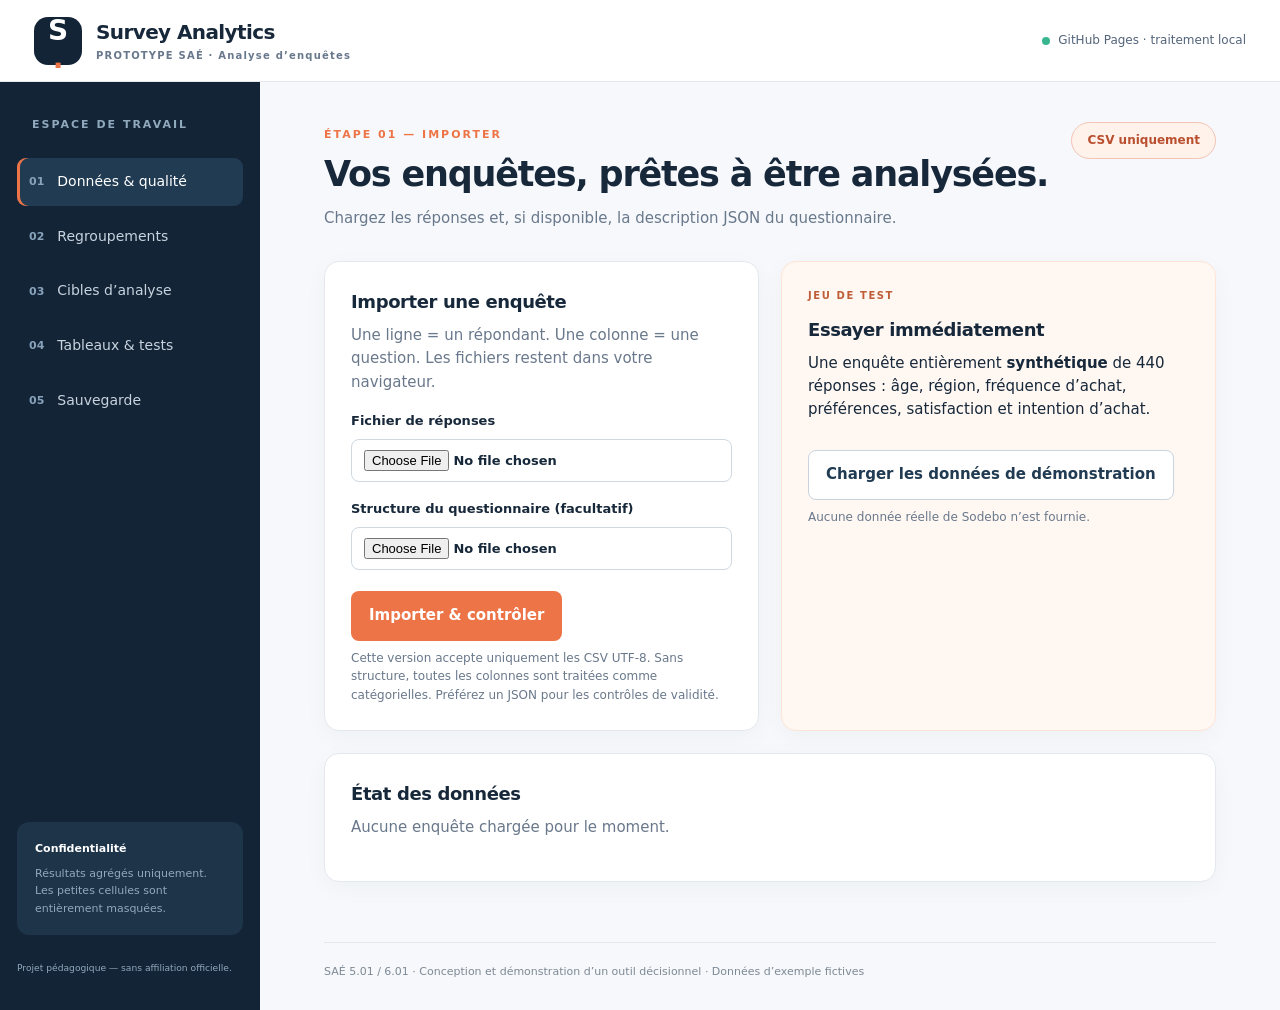
<file: docs/index.html>
<!doctype html>
<html lang="fr"><head><meta charset="utf-8"><meta name="viewport" content="width=device-width, initial-scale=1">
<title>Survey Analytics · SAÉ Sodebo</title><link rel="stylesheet" href="./style.css"></head>
<body>
<header class="topbar"><div class="brand"><span class="brand-symbol">S<span class="spot">.</span></span><div><strong>Survey Analytics</strong><small>PROTOTYPE SAÉ · Analyse d’enquêtes</small></div></div><div class="top-right"><span class="status-dot"></span><span>GitHub Pages · traitement local</span></div></header>
<div class="shell"><aside class="sidebar"><p class="eyebrow">ESPACE DE TRAVAIL</p>
<nav aria-label="Navigation principale">
<button class="nav active" data-tab="import"><span>01</span> Données & qualité</button>
<button class="nav" data-tab="groups"><span>02</span> Regroupements</button>
<button class="nav" data-tab="targets"><span>03</span> Cibles d’analyse</button>
<button class="nav" data-tab="analysis"><span>04</span> Tableaux & tests</button>
<button class="nav" data-tab="sessions"><span>05</span> Sauvegarde</button>
</nav><div class="sidebar-foot"><div class="smallpanel"><b>Confidentialité</b><p>Résultats agrégés uniquement. Les petites cellules sont entièrement masquées.</p></div><small>Projet pédagogique — sans affiliation officielle.</small></div></aside>
<main><div id="message" class="notice" role="status" hidden></div>
<section id="panel-import" class="panel active"><div class="section-title"><div><span class="overline">ÉTAPE 01 — IMPORTER</span><h1>Vos enquêtes, prêtes à être analysées.</h1><p>Chargez les réponses et, si disponible, la description JSON du questionnaire.</p></div><span class="pill">CSV uniquement</span></div>
<div class="two-cols"><article class="card"><h2>Importer une enquête</h2><p class="muted">Une ligne = un répondant. Une colonne = une question. Les fichiers restent dans votre navigateur.</p><form id="upload-form"><label>Fichier de réponses<input name="responses" type="file" accept=".csv" required></label><label>Structure du questionnaire (facultatif)<input name="structure" type="file" accept=".json"></label><button class="primary" type="submit">Importer & contrôler</button></form><p class="helper">Cette version accepte uniquement les CSV UTF-8. Sans structure, toutes les colonnes sont traitées comme catégorielles. Préférez un JSON pour les contrôles de validité.</p></article>
<article class="card tinted"><div class="lozenge">JEU DE TEST</div><h2>Essayer immédiatement</h2><p>Une enquête entièrement <strong>synthétique</strong> de 440 réponses : âge, région, fréquence d’achat, préférences, satisfaction et intention d’achat.</p><button id="load-demo" class="secondary">Charger les données de démonstration</button><p class="helper">Aucune donnée réelle de Sodebo n’est fournie.</p></article></div>
<div id="data-overview" class="card spacer-card"><h2>État des données</h2><p class="muted">Aucune enquête chargée pour le moment.</p></div></section>
<section id="panel-groups" class="panel"><div class="section-title"><div><span class="overline">ÉTAPE 02 — PRÉPARER</span><h1>Regrouper les modalités.</h1><p>Créez des catégories d’analyse sans modifier le fichier d’origine.</p></div></div>
<div class="two-cols"><article class="card"><h2>Nouveau regroupement</h2><label>Variable<select id="group-var"></select></label><label>Modalités à regrouper<select id="group-values" multiple size="6"></select></label><label>Nom du nouveau groupe<input id="group-label" type="text" maxlength="80" placeholder="Ex. 18–34 ans"></label><button id="add-group" class="primary">Créer le groupe</button><p class="helper">Ctrl/Cmd + clic pour sélectionner plusieurs modalités.</p></article><article class="card"><h2>Regroupements enregistrés</h2><div id="group-list" class="listempty">Aucun regroupement.</div></article></div></section>
<section id="panel-targets" class="panel"><div class="section-title"><div><span class="overline">ÉTAPE 03 — SEGMENTER</span><h1>Définir vos cibles.</h1><p>Combinez des critères pour constituer les populations que vous souhaitez étudier.</p></div></div>
<div class="two-cols"><article class="card"><h2>Construire une cible</h2><label>Nom de la cible<input id="target-name" maxlength="80" placeholder="Ex. Jeunes consommateurs"></label><label>Combinaison<select id="target-combine"><option value="AND">TOUTES les conditions (ET)</option><option value="OR">AU MOINS UNE condition (OU)</option></select></label><div class="rule"><label>Variable<select id="target-var"></select></label><label>Modalités<select id="target-values" multiple size="5"></select></label><button id="add-condition" class="secondary">Ajouter cette condition</button></div><div id="pending-conditions" class="mini-list"></div><button id="save-target" class="primary">Enregistrer la cible</button></article>
<article class="card"><h2>Cibles disponibles</h2><div id="target-list" class="listempty">Aucune cible.</div></article></div></section>
<section id="panel-analysis" class="panel"><div class="section-title"><div><span class="overline">ÉTAPE 04 — INTERPRÉTER</span><h1>Visualiser, comparer, tester.</h1><p>Chaque tableau et graphique est accompagné d'un test statistique et de son hypothèse.</p></div></div><article class="card"><div class="form-grid"><label>Variable principale<select id="analysis-x"></select></label><label>Variable de comparaison<select id="analysis-y"><option value="">Aucune — répartition simple</option></select></label><label>Cible<select id="analysis-target"><option value="">Toute la population</option></select></label><label>Risque α<select id="analysis-alpha"><option value="0.05">5 % (0,05)</option><option value="0.01">1 % (0,01)</option><option value="0.10">10 % (0,10)</option></select></label></div><div class="actions"><button id="run-analysis" class="primary">Générer l’analyse</button><button id="export-analysis" class="secondary" disabled>Exporter le tableau (CSV)</button></div></article><div id="analysis-result" class="spacer-card"><article class="card placeholder"><h2>À vous de jouer</h2><p>Choisissez deux variables et cliquez sur « Générer l’analyse ».</p></article></div></section>
<section id="panel-sessions" class="panel"><div class="section-title"><div><span class="overline">ÉTAPE 05 — REPRENDRE</span><h1>Enregistrer votre travail.</h1><p>Une sauvegarde locale de votre configuration, sans export des réponses individuelles.</p></div></div><div class="two-cols"><article class="card"><h2>Sauvegarder les paramètres</h2><p>Conserve les regroupements, cibles et l’empreinte du jeu de données. Les réponses ne sont jamais incluses dans le fichier téléchargé.</p><button id="download-config" class="primary">Télécharger la configuration (.json)</button></article><article class="card"><h2>Retrouver une configuration</h2><p>Importez d’abord le même fichier de réponses, puis restaurez votre sauvegarde.</p><form id="restore-form"><label>Configuration sauvegardée<input type="file" name="config" accept=".json" required></label><button class="secondary" type="submit">Restaurer</button></form></article></div><article class="card spacer-card"><div class="lozenge">VERSION GITHUB PAGES</div><h2>Archivage chiffré : version Python</h2><p>La version web statique permet d’exporter et de restaurer la <strong>configuration</strong>. La sauvegarde intégrale chiffrée <code>.sae</code> et l’import XLSX nécessitent la version Python locale. Les données importées ici ne sont jamais envoyées au dépôt GitHub.</p></article><article class="card spacer-card"><h2>Limites de cette première version</h2><p>Le jeu de données reste en mémoire tant que le serveur tourne. Pour restaurer les réponses sans réimportation, utilisez plutôt l’archive chiffrée. Cette version statique n’envoie aucun fichier au serveur, mais elle ne garantit pas l’anonymat lors de requêtes successives. Pour une utilisation réelle : validation RGPD et contrôle statistique rigoureux sont indispensables.</p></article></section>
<footer>SAÉ 5.01 / 6.01 · Conception et démonstration d’un outil décisionnel · Données d’exemple fictives</footer>
</main></div>
<script src="./browser-api.js" defer></script>
<script src="./app.js" defer></script></body></html>
</file>
<file: docs/style.css>
:root{--navy:#132437;--navy2:#213b52;--orange:#ed7446;--orange-light:#fff2eb;--ink:#17283a;--muted:#69788b;--line:#e4e8ed;--surface:#f6f8fb;--white:#fff;--green:#2a8c72}
*{box-sizing:border-box}body{margin:0;background:var(--surface);color:var(--ink);font-family:Inter,system-ui,-apple-system,'Segoe UI',sans-serif;font-size:15px;line-height:1.55}button,select,input{font:inherit}button{cursor:pointer}.topbar{height:82px;background:var(--white);border-bottom:1px solid var(--line);display:flex;align-items:center;justify-content:space-between;padding:0 34px}.brand{display:flex;align-items:center;gap:14px}.brand-symbol{display:grid;place-items:center;border-radius:14px;background:var(--navy);color:white;width:48px;height:48px;font-size:28px;font-weight:800;line-height:1}.spot{color:var(--orange)}.brand strong{display:block;font-size:20px;letter-spacing:-.6px}.brand small{display:block;color:var(--muted);font-size:10px;letter-spacing:1.2px;font-weight:700}.top-right{display:flex;gap:8px;align-items:center;color:#53647a;font-size:12px}.status-dot{height:8px;width:8px;background:#37b690;border-radius:100%}.shell{display:grid;grid-template-columns:260px minmax(0,1fr);min-height:calc(100vh - 82px)}.sidebar{background:var(--navy);color:#d8e4ec;padding:34px 17px;display:flex;flex-direction:column}.eyebrow,.overline{font-weight:750;letter-spacing:2px;font-size:11px}.eyebrow{margin:0 15px 25px;color:#90a9bc}.sidebar nav{display:grid;gap:7px}.nav{background:transparent;color:#c8d3de;border:0;border-radius:9px;text-align:left;display:flex;align-items:center;gap:13px;padding:13px 12px;font-size:14px}.nav span{font-size:11px;color:#88a3ba;font-weight:800}.nav:hover,.nav.active{background:var(--navy2);color:white}.nav.active{box-shadow:inset 3px 0 var(--orange)}.sidebar-foot{margin-top:auto;color:#92a9bc;font-size:11px}.smallpanel{padding:18px;background:#1d3449;border-radius:12px;margin:24px 0}.smallpanel b{color:white}.smallpanel p{margin:8px 0 0;line-height:1.55}main{padding:40px max(32px,5vw) 30px;max-width:1530px;width:100%}.panel{display:none}.panel.active{display:block}.section-title{display:flex;justify-content:space-between;align-items:flex-start;gap:15px;margin:0 0 31px}.overline{color:var(--orange)}h1{font-size:clamp(26px,3vw,35px);line-height:1.22;letter-spacing:-1.2px;margin:8px 0 11px}h2{font-size:18px;margin:0 0 8px;letter-spacing:-.4px}.section-title p{margin:0;color:var(--muted)}.pill{border:1px solid #f3c4b4;color:#ba4f2f;background:var(--orange-light);padding:8px 15px;border-radius:50px;font-size:12px;font-weight:700;white-space:nowrap}.two-cols{display:grid;grid-template-columns:repeat(2,minmax(0,1fr));gap:22px}.card{background:white;border:1px solid var(--line);border-radius:15px;padding:26px;box-shadow:0 6px 25px rgba(25,50,72,.035)}.tinted{background:#fff7f2;border-color:#ffe4d7}.card p{margin-top:8px}.muted,.helper{color:var(--muted)}.helper{font-size:12px;margin:15px 0 0}.lozenge{font-size:10px;font-weight:800;letter-spacing:1.6px;color:#bf5d38;margin-bottom:12px}.spacer-card{margin-top:22px}.card label{display:block;font-size:13px;font-weight:700;margin:17px 0 7px}.card input[type=file],.card input[type=text],.card select{display:block;width:100%;margin-top:8px;padding:10px 12px;color:var(--ink);background:white;border:1px solid #cfd8e1;border-radius:8px;outline-color:var(--orange)}.card select[multiple]{height:auto;min-height:130px}.primary,.secondary{border-radius:8px;font-weight:750;border:1px solid transparent;padding:12px 17px;margin-top:14px;min-height:46px}.primary{background:var(--orange);color:white}.primary:hover{background:#d95d35}.secondary{background:white;color:var(--navy2);border-color:#c9d4de}.secondary:hover{background:#edf3f7}button:disabled{opacity:.45;cursor:default}.form-grid{display:grid;grid-template-columns:repeat(4,minmax(0,1fr));gap:16px}.form-grid label{margin:0}.actions{display:flex;gap:12px;flex-wrap:wrap}.notice{background:#e9f7ee;border:1px solid #a6d5bd;border-radius:8px;color:#206446;padding:13px 15px;margin-bottom:20px}.notice.error{background:#fff0ee;border-color:#efb1aa;color:#9a2923}.metrics{display:grid;grid-template-columns:repeat(4,1fr);gap:13px;margin:18px 0 22px}.metric{background:var(--surface);border-radius:11px;padding:19px 17px}.metric strong{font-size:26px;display:block;line-height:1.2}.metric span{display:block;font-size:11px;color:var(--muted);margin-top:5px}.mini-list{display:flex;flex-wrap:wrap;gap:8px;padding-top:12px}.chip{display:inline-flex;align-items:center;gap:8px;border:1px solid #dce4ec;border-radius:22px;background:#f9fbfd;padding:6px 11px;font-size:12px}.chip button,.delete{border:0;background:transparent;color:#a33c32;font-weight:800}.stack-item{padding:14px;border:1px solid var(--line);border-radius:9px;margin-top:10px;display:flex;justify-content:space-between;gap:14px;align-items:start}.stack-item small{color:var(--muted);display:block}.listempty{color:var(--muted);font-size:14px}.rule{border:1px dashed #d0d8e1;padding:12px 16px;border-radius:10px;margin-top:18px}.table-scroll{overflow:auto;margin-top:18px}table{width:100%;border-collapse:collapse;min-width:480px}th,td{text-align:left;padding:12px 14px;border-bottom:1px solid var(--line);font-size:13px}th{background:#f5f7fa;color:#44576a}td:not(:first-child){font-variant-numeric:tabular-nums}.chart-row{display:grid;grid-template-columns:155px 1fr;align-items:center;gap:15px;margin:11px 0;font-size:13px}.bar-track{height:24px;width:100%;border-radius:6px;overflow:hidden;background:#e9eef2;display:flex}.bar-seg{display:block;height:100%;min-width:0}.chart-row .chart-label{overflow-wrap:anywhere}.legend{display:flex;gap:12px;flex-wrap:wrap;margin-top:14px;font-size:12px}.legend span{display:flex;align-items:center;gap:6px}.swatch{display:inline-block;width:12px;height:12px;border-radius:3px}.stat-grid{display:flex;gap:22px;flex-wrap:wrap;margin-top:16px}.stat-item strong{font-size:19px;display:block}.stat-item small{color:var(--muted)}.warn{border-left:3px solid #ec8950;padding:10px 14px;background:#fff7f1;font-size:13px;margin-top:14px}.privacy-block{background:#fff3ef;border:1px solid #f5c8bc;border-radius:10px;padding:20px;margin-top:20px}.privacy-block h2{color:#9d3d2c}.placeholder{text-align:center;padding:55px 20px}footer{border-top:1px solid var(--line);color:#7d8994;font-size:11px;padding-top:20px;margin-top:60px}@media(max-width:1050px){.form-grid{grid-template-columns:repeat(2,1fr)}.metrics{grid-template-columns:repeat(2,1fr)}}@media(max-width:790px){.shell{display:block}.sidebar{padding:14px 15px}.sidebar nav{display:flex;flex-wrap:wrap}.nav{font-size:12px;padding:9px}.sidebar-foot,.sidebar .eyebrow{display:none}main{padding:25px 16px}.two-cols{grid-template-columns:1fr}.topbar{padding:0 16px}.top-right{display:none}.section-title{display:block}.pill{display:inline-block;margin-top:12px}.chart-row{grid-template-columns:92px 1fr}}
</file>
